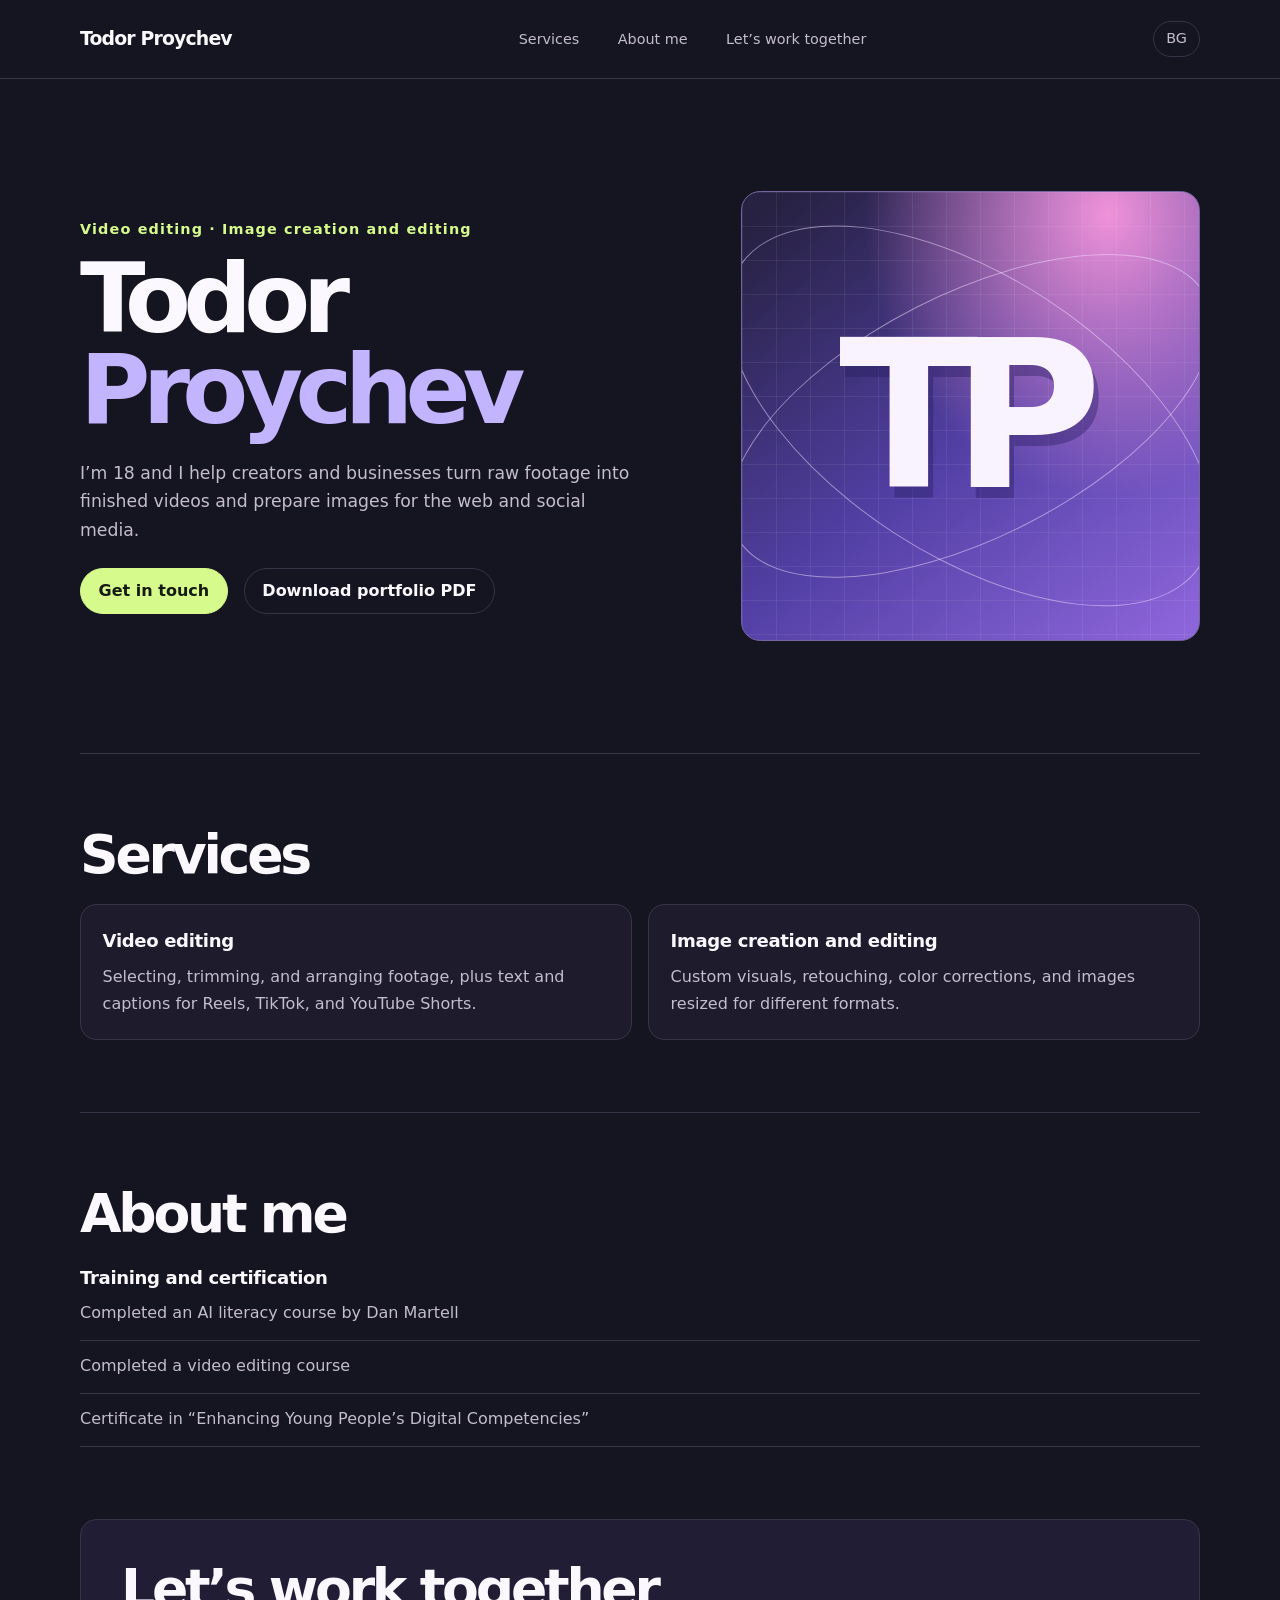
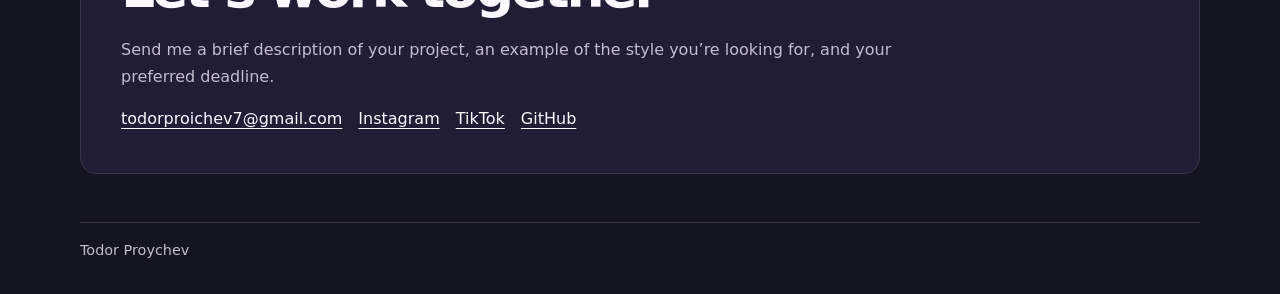
<file: index.html>
<!doctype html>
<html lang="en">
<head>
<meta charset="utf-8">
<meta name="viewport" content="width=device-width, initial-scale=1">
<meta name="description" content="Video editing · Image creation and editing">
<title>Todor Proychev | Services</title>
<link rel="stylesheet" href="style.css">
</head>
<body id="top">
<header><nav class="wrap" aria-label="Todor Proychev"><a class="brand" href="#top">Todor Proychev</a><ul><li><a href="#services">Services</a></li><li><a href="#about">About me</a></li><li><a href="#contact">Let’s work together</a></li></ul><a class="language" href="bg.html" lang="bg" hreflang="bg">BG</a></nav></header>
<main class="wrap">
  <section class="hero" aria-labelledby="title">
    <div><p class="kicker">Video editing · Image creation and editing</p><h1 id="title">Todor <span>Proychev</span></h1><p class="intro">I’m 18 and I help creators and businesses turn raw footage into finished videos and prepare images for the web and social media.</p>
    <div class="actions"><a class="button primary" href="#contact">Get in touch</a><a class="button" href="Todor-Proychev-Portfolio.pdf" download>Download portfolio PDF</a></div></div>
    <div class="visual" aria-hidden="true"><div class="grid"></div><span class="mark">TP</span></div>
  </section>
  <section class="section" id="services" aria-labelledby="services-title"><h2 id="services-title">Services</h2><div class="cards"><article class="card"><h3>Video editing</h3><p>Selecting, trimming, and arranging footage, plus text and captions for Reels, TikTok, and YouTube Shorts.</p></article><article class="card"><h3>Image creation and editing</h3><p>Custom visuals, retouching, color corrections, and images resized for different formats.</p></article></div></section>
  <section class="section" id="about" aria-labelledby="about-title"><h2 id="about-title">About me</h2><h3>Training and certification</h3><ul class="education"><li>Completed an AI literacy course by Dan Martell</li><li>Completed a video editing course</li><li>Certificate in “Enhancing Young People’s Digital Competencies”</li></ul></section>
  <section class="contact" id="contact" aria-labelledby="contact-title"><h2 id="contact-title">Let’s work together</h2><p>Send me a brief description of your project, an example of the style you’re looking for, and your preferred deadline.</p>
  <div class="links"><a href="mailto:todorproichev7@gmail.com">todorproichev7@gmail.com</a><a href="https://www.instagram.com/proichevvvvv_/">Instagram</a><a href="https://www.tiktok.com/@proichevvvvv_">TikTok</a><a href="https://github.com/TodorProichev">GitHub</a></div></section>
</main>
<footer><div class="wrap">Todor Proychev</div></footer>
</body>
</html>
</file>
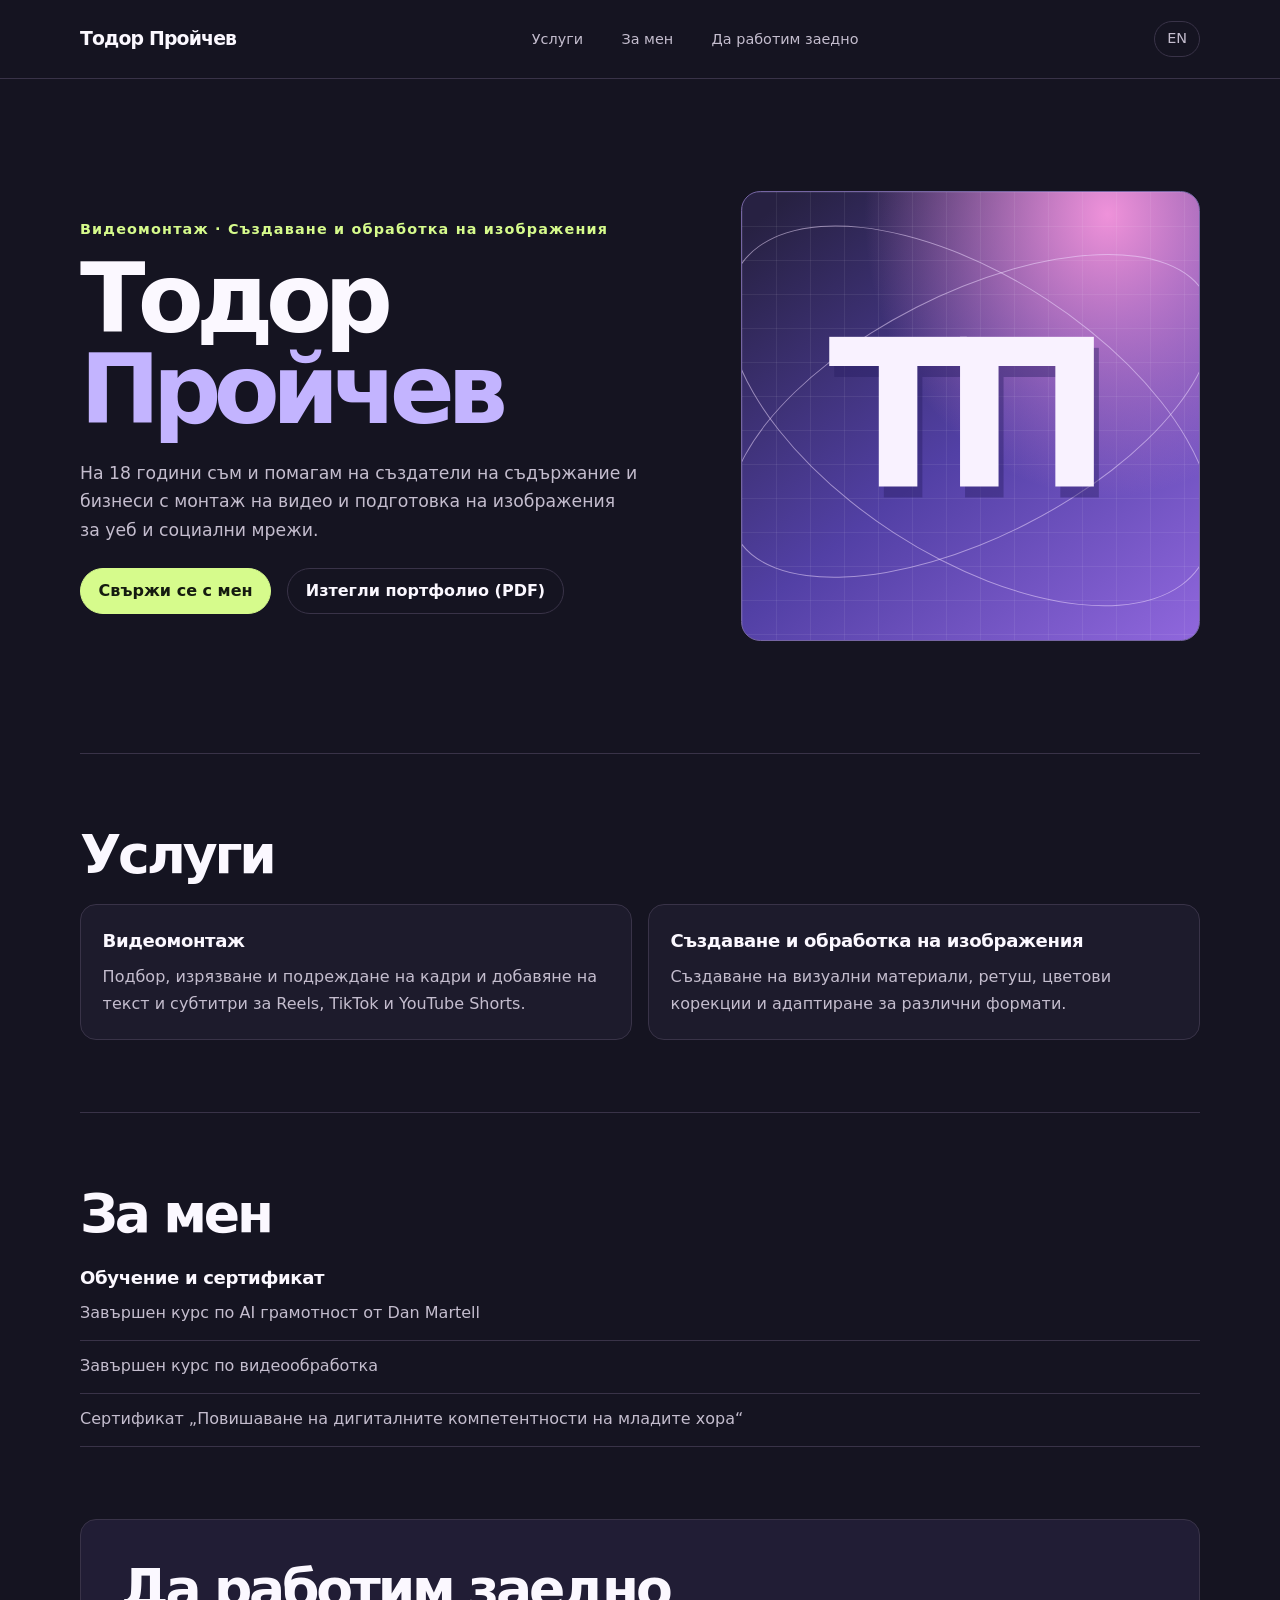
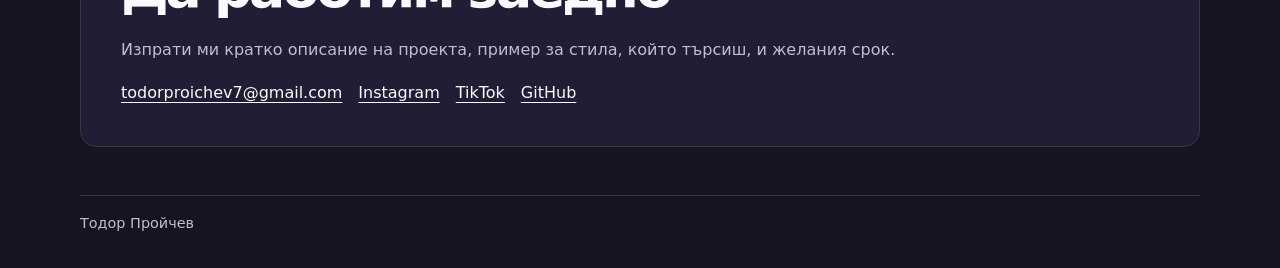
<file: bg.html>
<!doctype html>
<html lang="bg">
<head>
<meta charset="utf-8">
<meta name="viewport" content="width=device-width, initial-scale=1">
<meta name="description" content="Видеомонтаж · Създаване и обработка на изображения">
<title>Тодор Пройчев | Услуги</title>
<link rel="stylesheet" href="style.css">
</head>
<body id="top">
<header><nav class="wrap" aria-label="Тодор Пройчев"><a class="brand" href="#top">Тодор Пройчев</a><ul><li><a href="#services">Услуги</a></li><li><a href="#about">За мен</a></li><li><a href="#contact">Да работим заедно</a></li></ul><a class="language" href="index.html" lang="en" hreflang="en">EN</a></nav></header>
<main class="wrap">
  <section class="hero" aria-labelledby="title">
    <div><p class="kicker">Видеомонтаж · Създаване и обработка на изображения</p><h1 id="title">Тодор <span>Пройчев</span></h1><p class="intro">На 18 години съм и помагам на създатели на съдържание и бизнеси с монтаж на видео и подготовка на изображения за уеб и социални мрежи.</p>
    <div class="actions"><a class="button primary" href="#contact">Свържи се с мен</a><a class="button" href="Todor-Proychev-Portfolio-BG.pdf" download>Изтегли портфолио (PDF)</a></div></div>
    <div class="visual" aria-hidden="true"><div class="grid"></div><span class="mark">ТП</span></div>
  </section>
  <section class="section" id="services" aria-labelledby="services-title"><h2 id="services-title">Услуги</h2><div class="cards"><article class="card"><h3>Видеомонтаж</h3><p>Подбор, изрязване и подреждане на кадри и добавяне на текст и субтитри за Reels, TikTok и YouTube Shorts.</p></article><article class="card"><h3>Създаване и обработка на изображения</h3><p>Създаване на визуални материали, ретуш, цветови корекции и адаптиране за различни формати.</p></article></div></section>
  <section class="section" id="about" aria-labelledby="about-title"><h2 id="about-title">За мен</h2><h3>Обучение и сертификат</h3><ul class="education"><li>Завършен курс по AI грамотност от Dan Martell</li><li>Завършен курс по видеообработка</li><li>Сертификат „Повишаване на дигиталните компетентности на младите хора“</li></ul></section>
  <section class="contact" id="contact" aria-labelledby="contact-title"><h2 id="contact-title">Да работим заедно</h2><p>Изпрати ми кратко описание на проекта, пример за стила, който търсиш, и желания срок.</p>
  <div class="links"><a href="mailto:todorproichev7@gmail.com">todorproichev7@gmail.com</a><a href="https://www.instagram.com/proichevvvvv_/">Instagram</a><a href="https://www.tiktok.com/@proichevvvvv_">TikTok</a><a href="https://github.com/TodorProichev">GitHub</a></div></section>
</main>
<footer><div class="wrap">Тодор Пройчев</div></footer>
</body>
</html>
</file>
<file: style.css>
:root{color-scheme:dark;--bg:#151421;--panel:#1d1b2c;--ink:#fbf8ff;--muted:#c4bdce;--line:#393348;--accent:#d6fb8c;--lavender:#c3b4ff}
*{box-sizing:border-box}
html{scroll-behavior:smooth}
body{margin:0;background:var(--bg);color:var(--ink);font-family:system-ui,-apple-system,BlinkMacSystemFont,"Segoe UI",sans-serif;line-height:1.65}
a{color:inherit;text-underline-offset:.22em}
a:focus-visible{outline:2px solid var(--accent);outline-offset:5px}
.wrap{width:min(1120px,calc(100% - 64px));margin-inline:auto}
header{border-bottom:1px solid var(--line)}
nav{display:flex;align-items:center;justify-content:space-between;gap:1rem;min-height:78px}
.brand{font-weight:760;text-decoration:none;letter-spacing:-.045em;font-size:1.18rem;white-space:nowrap}
nav ul{display:flex;gap:clamp(1rem,3vw,2.75rem);margin:0;padding:0;list-style:none}
nav ul a,.language{font-size:.9rem;color:var(--muted);text-decoration:none}
nav a:hover,.links a:hover{color:var(--accent)}
.language{border:1px solid var(--line);border-radius:99px;padding:.3rem .75rem}
.hero{display:grid;grid-template-columns:1.12fr .88fr;gap:clamp(2rem,6vw,5rem);align-items:center;padding-block:clamp(3.5rem,9vw,7rem)}
.kicker{color:var(--accent);font-size:.9rem;letter-spacing:.08em;margin:0 0 .8rem;font-weight:650}
h1,h2,h3,p{margin-top:0}
h1{font-size:clamp(3.1rem,8vw,6rem);line-height:.94;letter-spacing:-.08em;margin-bottom:1.5rem}
h1 span{display:block;color:var(--lavender)}
.intro{color:var(--muted);font-size:1.08rem;max-width:35rem;margin-bottom:1.5rem}
.actions,.links{display:flex;flex-wrap:wrap;gap:.65rem 1rem;align-items:center}
.button{display:inline-flex;align-items:center;min-height:46px;border-radius:99px;padding:.55rem 1.1rem;font-weight:700;text-decoration:none;border:1px solid var(--line)}
.primary{background:var(--accent);color:#151b10;border-color:var(--accent)}
.button:hover{border-color:var(--accent)}
.visual{position:relative;display:grid;place-items:center;min-height:340px;isolation:isolate;overflow:hidden;border-radius:1.2rem;border:1px solid #7565a3;background:radial-gradient(ellipse at 80% 5%,#ef92da,transparent 47%),linear-gradient(142deg,#272142 5%,#5240a5 53%,#9067dd);aspect-ratio:1.02}
.visual::before,.visual::after{content:"";position:absolute;z-index:-1;width:115%;height:54%;border:1px solid #f0ddff85;border-radius:50%;transform:rotate(-27deg)}
.visual::after{transform:rotate(33deg);width:120%;height:62%}
.grid{position:absolute;inset:0;z-index:-1;background-image:linear-gradient(#fff1 1px,transparent 1px),linear-gradient(90deg,#fff1 1px,transparent 1px);background-size:34px 34px}
.mark{font-size:clamp(7.5rem,16vw,13rem);font-weight:820;letter-spacing:-.13em;line-height:1;color:#f9f2ff;padding-right:.13em;text-shadow:5px 11px 0 #271c5f65}
.section{border-top:1px solid var(--line);padding-block:clamp(2.6rem,6vw,4.5rem)}
h2{font-size:clamp(2rem,4.2vw,3.35rem);line-height:1.08;letter-spacing:-.06em;margin-bottom:1.25rem}
h3{font-size:1.13rem;letter-spacing:-.02em;margin-bottom:.5rem}
.cards{display:grid;grid-template-columns:repeat(2,minmax(0,1fr));gap:1rem}
.card{padding:1.35rem;border:1px solid var(--line);border-radius:1rem;background:var(--panel)}
.card p,.section>p,.education li{color:var(--muted)}
.card p{margin-bottom:0}
.education{list-style:none;padding:0;margin:0}
.education li{border-bottom:1px solid var(--line);padding:.8rem 0}
.education li:first-child{padding-top:0}
.contact{background:#211d35;border:1px solid var(--line);border-radius:1rem;padding:clamp(1.25rem,4vw,2.5rem);margin-bottom:3rem}
.contact p{color:var(--muted);max-width:50rem}
.links a{overflow-wrap:anywhere}
footer{padding-bottom:2rem;color:var(--muted);font-size:.9rem}
footer .wrap{padding-top:1rem;border-top:1px solid var(--line)}
@media(max-width:760px){.wrap{width:calc(100% - 36px)}.hero{grid-template-columns:1fr}.visual{min-height:0;aspect-ratio:1.45}.cards{grid-template-columns:1fr}nav{flex-wrap:wrap;justify-content:space-between;padding-block:.75rem;min-height:0}nav ul{order:1;flex-basis:100%;flex-wrap:wrap}}
@media(prefers-reduced-motion:reduce){html{scroll-behavior:auto}}
</file>
